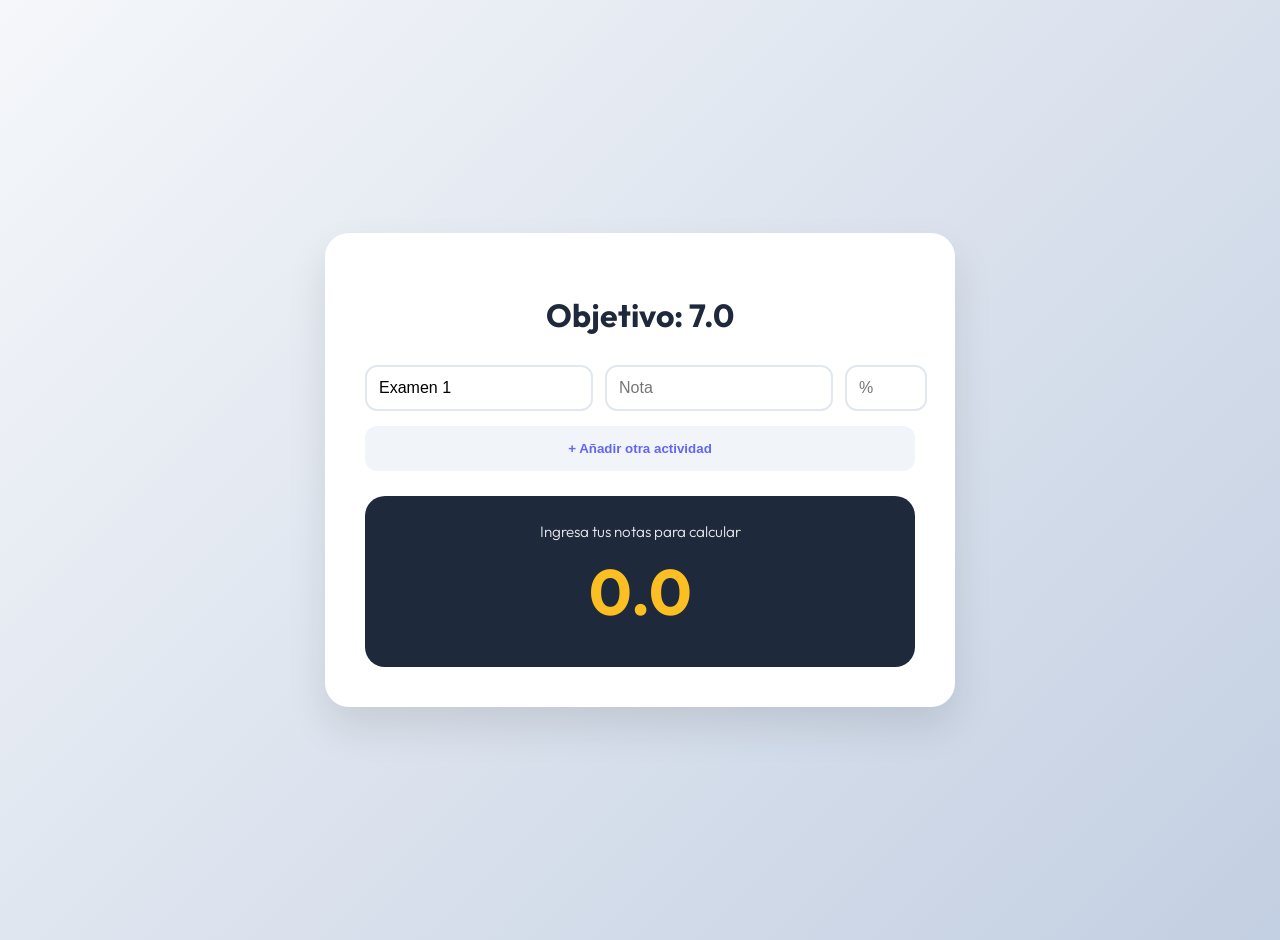
<file: Calculo.html>
<!DOCTYPE html>
<html lang="es">
<head>
    <meta charset="UTF-8">
    <meta name="viewport" content="width=device-width, initial-scale=1.0">
    <title>Calculadora de Notas - Meta 7.0</title>
    <link href="https://fonts.googleapis.com/css2?family=Outfit:wght@300;500;700&display=swap" rel="stylesheet">
    <style>
        :root {
            --primary: #6366f1;
            --success: #22c55e;
            --target: #7.0;
        }

        body {
            font-family: 'Outfit', sans-serif;
            background: linear-gradient(135deg, #f5f7fa 0%, #c3cfe2 100%);
            min-height: 100vh;
            display: flex;
            justify-content: center;
            align-items: center;
            padding: 20px;
            margin: 0;
        }

        .calculator-card {
            background: white;
            border-radius: 24px;
            padding: 40px;
            box-shadow: 0 20px 40px rgba(0,0,0,0.1);
            width: 100%;
            max-width: 550px;
        }

        h1 {
            color: #1e293b;
            text-align: center;
            margin-bottom: 30px;
        }

        .row {
            display: grid;
            grid-template-columns: 2fr 1fr 1fr 40px;
            gap: 12px;
            margin-bottom: 15px;
            animation: fadeIn 0.4s ease;
        }

        input {
            padding: 12px;
            border: 2px solid #e2e8f0;
            border-radius: 12px;
            font-size: 1rem;
            transition: all 0.3s;
        }

            input:focus {
                outline: none;
                border-color: var(--primary);
                box-shadow: 0 0 0 4px rgba(99, 102, 241, 0.1);
            }

        .btn-add {
            width: 100%;
            padding: 15px;
            border: none;
            background: #f1f5f9;
            color: var(--primary);
            font-weight: 700;
            border-radius: 12px;
            cursor: pointer;
            margin-bottom: 25px;
            transition: background 0.3s;
        }

            .btn-add:hover {
                background: #e2e8f0;
            }

        .result-box {
            background: #1e293b;
            color: white;
            padding: 25px;
            border-radius: 20px;
            text-align: center;
        }

        .score-big {
            font-size: 4rem;
            font-weight: 700;
            display: block;
            margin: 10px 0;
            color: #fbbf24;
        }

        .status-msg {
            font-size: 0.95rem;
            font-weight: 300;
            opacity: 0.9;
        }

        .approved {
            color: var(--success) !important;
        }

        @keyframes fadeIn {
            from {
                opacity: 0;
                transform: translateY(10px);
            }

            to {
                opacity: 1;
                transform: translateY(0);
            }
        }
    </style>
</head>
<body>

    <div class="calculator-card">
        <h1>Objetivo: 7.0</h1>

        <div id="rows-container">
            <div class="row">
                <input type="text" placeholder="Actividad" value="Examen 1">
                <input type="number" placeholder="Nota" class="nota" step="0.1" min="0">
                <input type="number" placeholder="%" class="peso" min="0" max="100">
                <div style="width: 40px"></div>
            </div>
        </div>

        <button class="btn-add" onclick="addRow()">+ Añadir otra actividad</button>

        <div class="result-box">
            <span class="status-msg" id="status-text">Ingresa tus notas para calcular</span>
            <span class="score-big" id="final-score">0.0</span>
            <div id="needed-text"></div>
        </div>
    </div>

    <script>
        function addRow() {
            const container = document.getElementById('rows-container');
            const div = document.createElement('div');
            div.className = 'row';
            div.innerHTML = `
                <input type="text" placeholder="Actividad">
                <input type="number" placeholder="Nota" class="nota" step="0.1" min="0">
                <input type="number" placeholder="%" class="peso" min="0" max="100">
                <button onclick="this.parentElement.remove(); update();" style="border:none; background:none; cursor:pointer; font-size:1.2rem; color:#94a3b8">×</button>
            `;
            container.appendChild(div);
        }

        function update() {
            const notas = document.querySelectorAll('.nota');
            const pesos = document.querySelectorAll('.peso');
            let totalScore = 0;
            let totalWeight = 0;

            for (let i = 0; i < notas.length; i++) {
                const n = parseFloat(notas[i].value) || 0;
                const p = parseFloat(pesos[i].value) || 0;
                totalScore += (n * p) / 100;
                totalWeight += p;
            }

            const scoreElement = document.getElementById('final-score');
            const statusElement = document.getElementById('status-text');
            const neededElement = document.getElementById('needed-text');

            scoreElement.innerText = totalScore.toFixed(2);

            
            if (totalScore >= 7) {
                scoreElement.classList.add('approved');
                statusElement.innerText = "¡FELICIDADES, APROBADO!";
            } else {
                scoreElement.classList.remove('approved');
                statusElement.innerText = "AÚN NO LLEGAS AL 7.0";
            }

            
            const remainingWeight = 100 - totalWeight;
            if (remainingWeight > 0) {
                const required = ((7 - totalScore) * 100) / remainingWeight;
                if (required <= 0) {
                    neededElement.innerText = "Ya aseguraste el 7.0";
                } else if (required > 10) {
                    neededElement.innerText = "Necesitas más de un 10 en lo que falta (Imposible)";
                } else {
                    neededElement.innerText = `Necesitas promedio de ${required.toFixed(2)} en el ${remainingWeight}% restante.`;
                }
            } else {
                neededElement.innerText = totalScore >= 7 ? "Curso completado con éxito" : "Curso finalizado por debajo de la meta";
            }
        }

        document.getElementById('rows-container').addEventListener('input', update);
    </script>

</body>
</html>
</file>
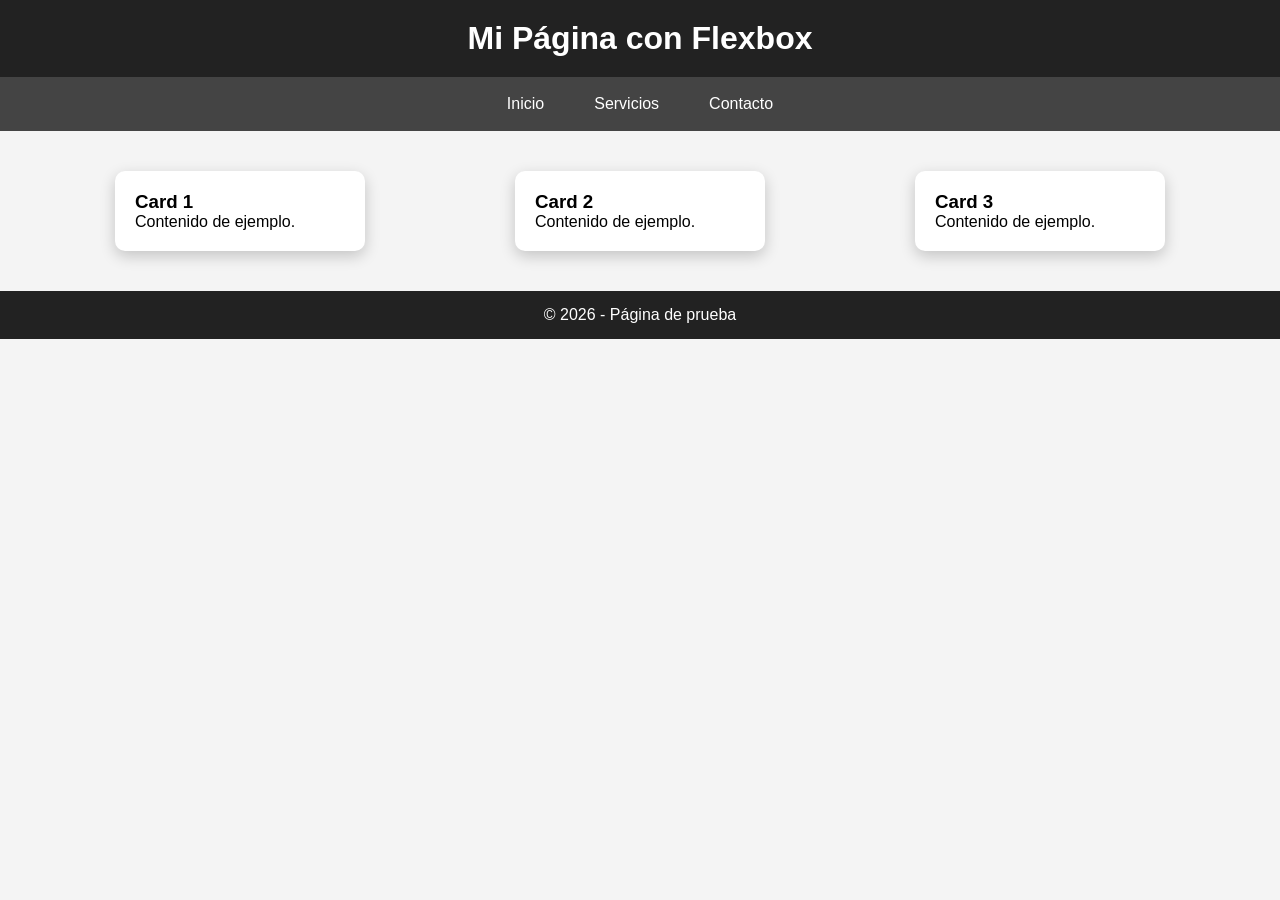
<file: FeedBox.html>
<!DOCTYPE html>
<html lang="es">
<head>
    <meta charset="UTF-8">
    <title>Pagina Flexbox</title>
    <style>
        *{
            margin:0;
            padding:0;
            box-sizing:border-box;
            font-family: Arial, sans-serif;
        }

        body{
            background-color:#f4f4f4;
        }

        header{
            background-color:#222;
            color:white;
            padding:20px;
            text-align:center;
        }

        nav{
            display:flex;
            justify-content:center;
            gap:20px;
            background:#444;
            padding:10px;
        }

        nav a{
            color:white;
            text-decoration:none;
            padding:8px 15px;
            transition:0.3s;
        }

        nav a:hover{
            background:white;
            color:black;
            border-radius:5px;
        }

        .contenedor{
            display:flex;
            justify-content:space-around;
            padding:40px;
        }

        .card{
            background:white;
            padding:20px;
            width:250px;
            border-radius:10px;
            box-shadow:0 5px 15px rgba(0,0,0,0.2);
            transition:0.3s;
        }

        .card:hover{
            transform:scale(1.05);
        }

        footer{
            background:#222;
            color:white;
            text-align:center;
            padding:15px;
        }
    </style>
</head>
<body>

<header>
    <h1>Mi Página con Flexbox</h1>
</header>

<nav>
    <a href="#">Inicio</a>
    <a href="#">Servicios</a>
    <a href="#">Contacto</a>
</nav>

<section class="contenedor">
    <div class="card">
        <h3>Card 1</h3>
        <p>Contenido de ejemplo.</p>
    </div>
    <div class="card">
        <h3>Card 2</h3>
        <p>Contenido de ejemplo.</p>
    </div>
    <div class="card">
        <h3>Card 3</h3>
        <p>Contenido de ejemplo.</p>
    </div>
</section>

<footer>
    © 2026 - Página de prueba
</footer>

</body>
</html>
</file>
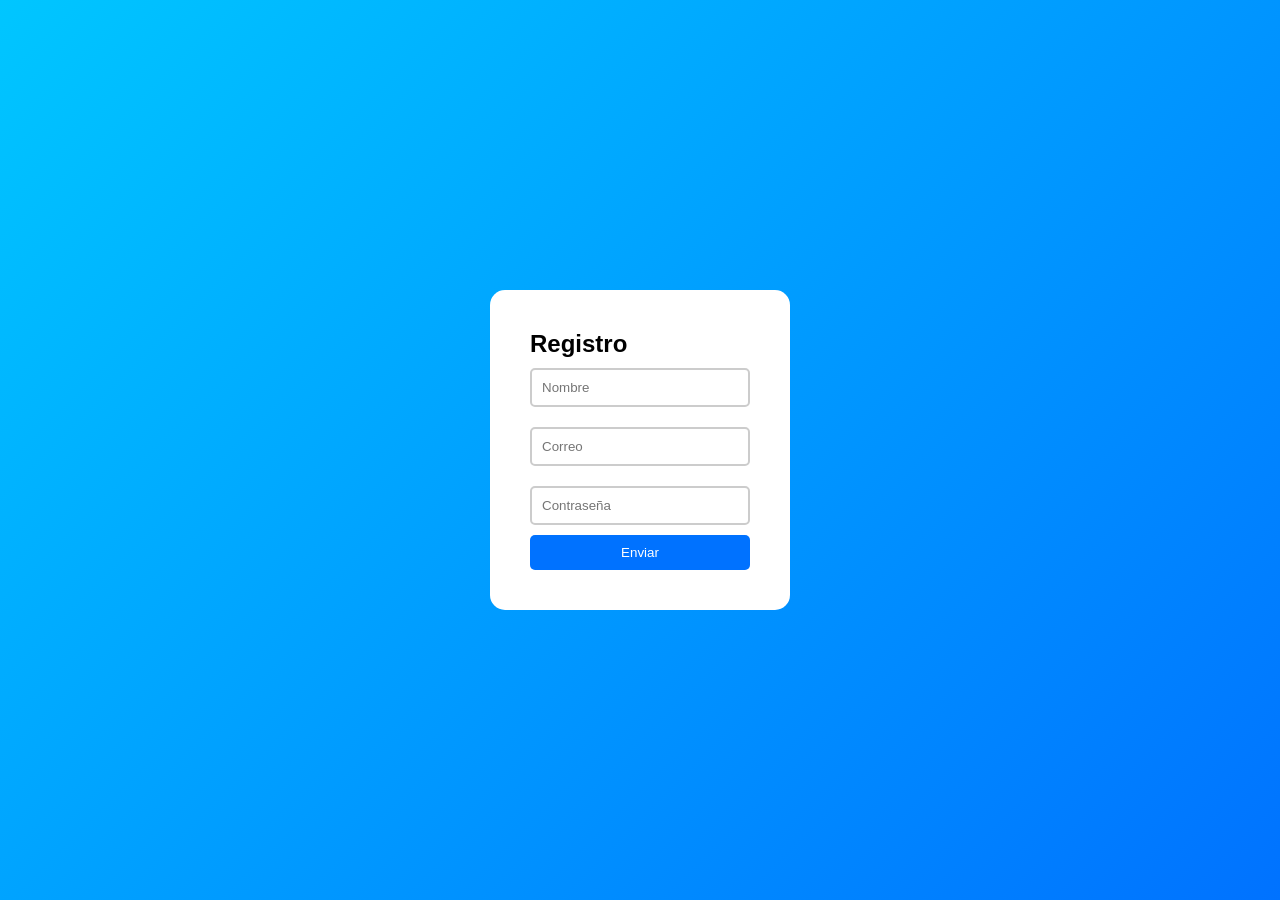
<file: Formulario.html>
<!DOCTYPE html>
<html lang="es">
<head>
<meta charset="UTF-8">
<title>Formulario Animado</title>

<style>
*{
    margin:0;
    padding:0;
    box-sizing:border-box;
    font-family:sans-serif;
}

body{
    display:flex;
    justify-content:center;
    align-items:center;
    height:100vh;
    background:linear-gradient(135deg,#00c6ff,#0072ff);
}

.formulario{
    background:white;
    padding:40px;
    border-radius:15px;
    width:300px;
    animation:entrada 1s ease;
}

@keyframes entrada{
    from{
        opacity:0;
        transform:translateY(-50px);
    }
    to{
        opacity:1;
        transform:translateY(0);
    }
}

input{
    width:100%;
    padding:10px;
    margin:10px 0;
    border:2px solid #ccc;
    border-radius:5px;
    transition:0.3s;
}

input:focus{
    border-color:#0072ff;
    outline:none;
}

button{
    width:100%;
    padding:10px;
    background:#0072ff;
    color:white;
    border:none;
    border-radius:5px;
    cursor:pointer;
    transition:0.3s;
}

button:hover{
    background:#0051b3;
}
</style>
</head>

<body>

<div class="formulario">
    <h2>Registro</h2>
    <input type="text" placeholder="Nombre">
    <input type="email" placeholder="Correo">
    <input type="password" placeholder="Contraseña">
    <button>Enviar</button>
</div>

</body>
</html>
</file>
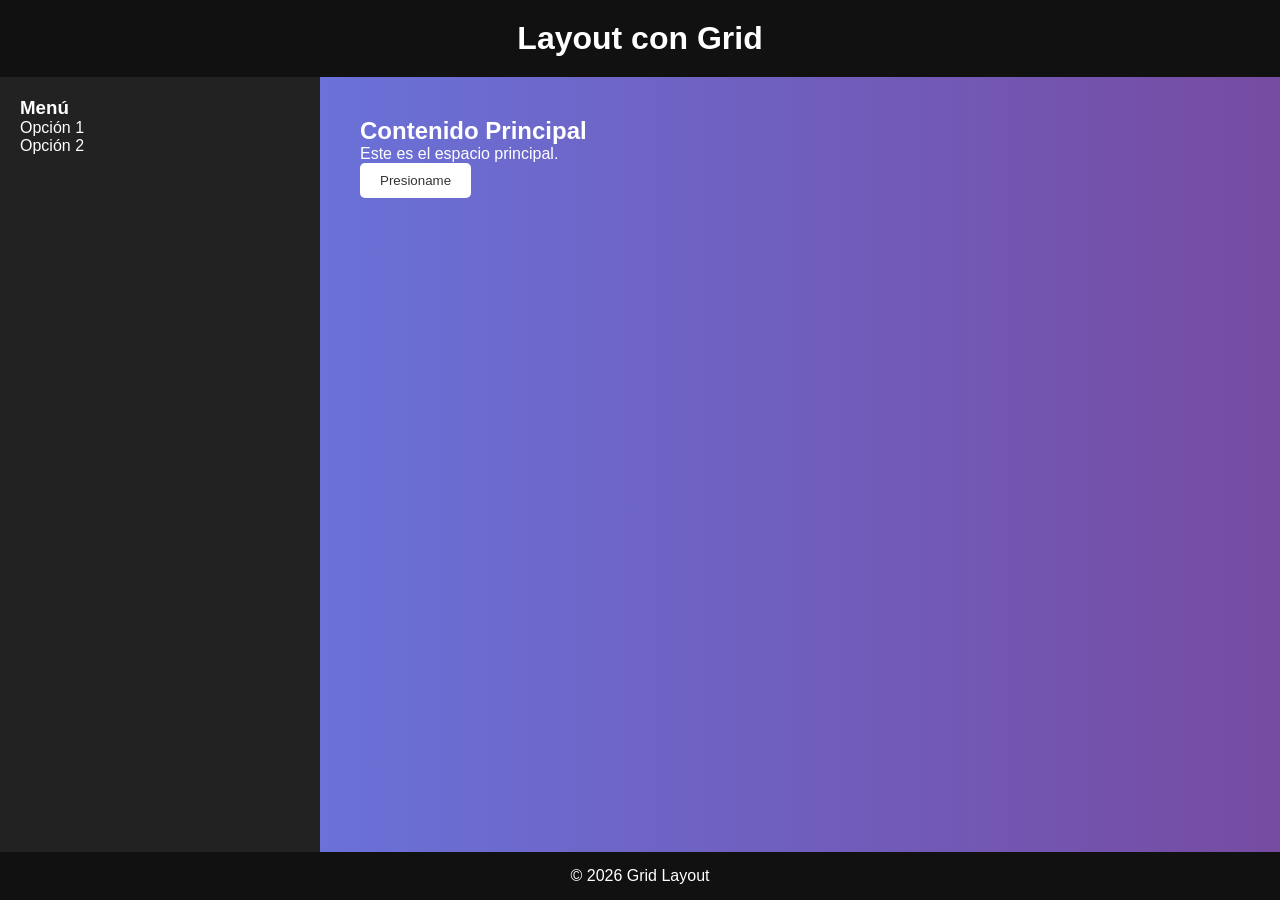
<file: Grid.html>
<!DOCTYPE html>
<html lang="es">
<head>
<meta charset="UTF-8">
<title>Pagina Grid</title>

<style>
*{
    margin:0;
    padding:0;
    box-sizing:border-box;
    font-family:sans-serif;
}

body{
    background:linear-gradient(to right, #667eea, #764ba2);
    color:white;
}

.grid-container{
    display:grid;
    grid-template-columns:1fr 3fr;
    grid-template-rows:auto 1fr auto;
    height:100vh;
}

header{
    grid-column:1/3;
    background:#111;
    padding:20px;
    text-align:center;
}

aside{
    background:#222;
    padding:20px;
}

main{
    padding:40px;
}

footer{
    grid-column:1/3;
    background:#111;
    text-align:center;
    padding:15px;
}

button{
    padding:10px 20px;
    border:none;
    border-radius:5px;
    background:white;
    color:#333;
    cursor:pointer;
    transition:0.3s;
}

button:hover{
    background:black;
    color:white;
}
</style>
</head>

<body>

<div class="grid-container">
    <header>
        <h1>Layout con Grid</h1>
    </header>

    <aside>
        <h3>Menú</h3>
        <p>Opción 1</p>
        <p>Opción 2</p>
    </aside>

    <main>
        <h2>Contenido Principal</h2>
        <p>Este es el espacio principal.</p>
        <button>Presioname</button>
    </main>

    <footer>
        © 2026 Grid Layout
    </footer>
</div>

</body>
</html>
</file>
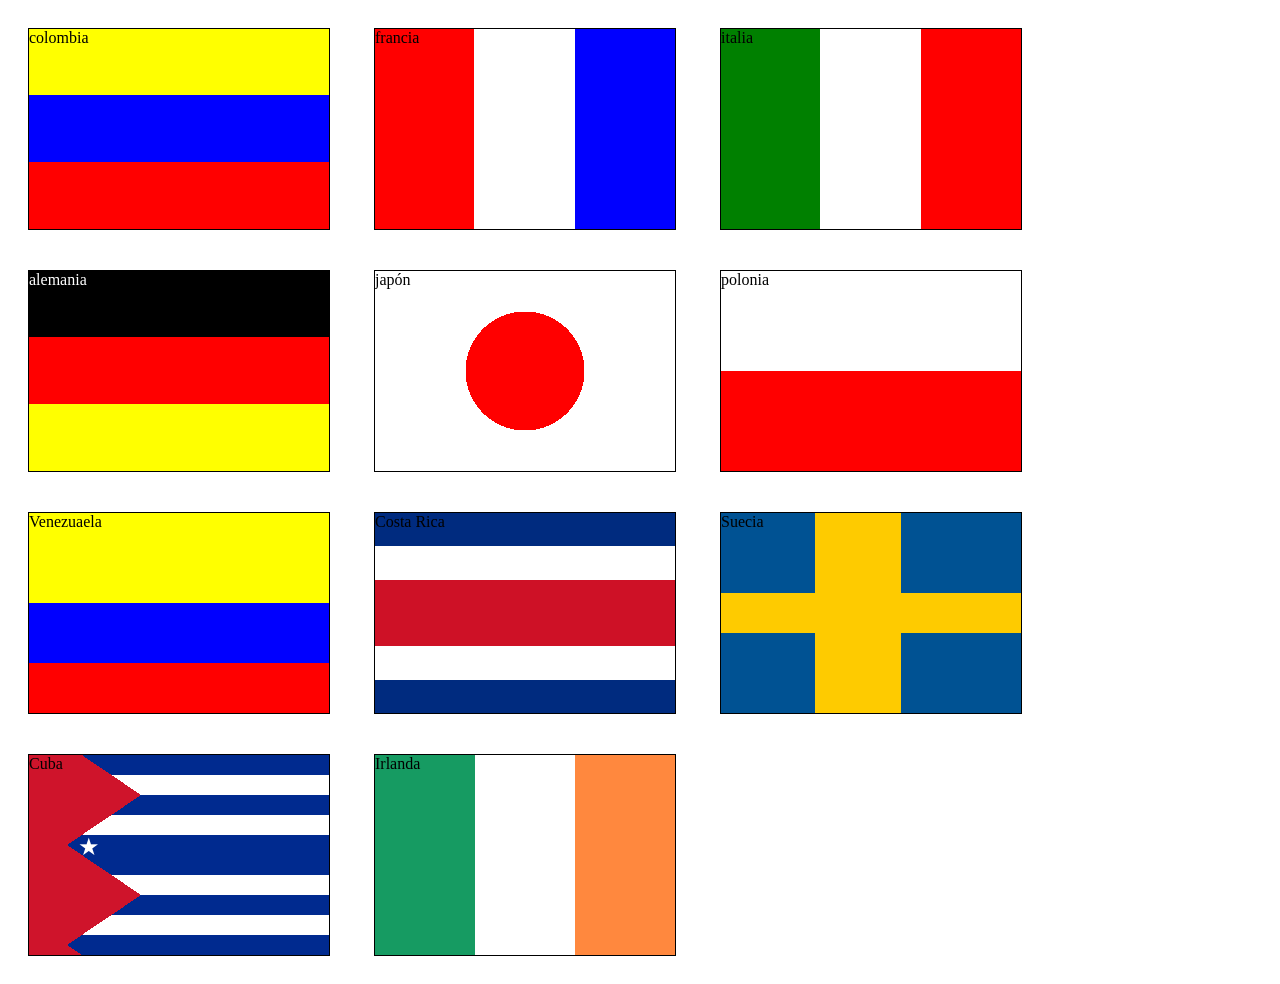
<file: main.html>
<!DOCTYPE html>
<html lang="en">
<head>
    <meta charset="UTF-8">
    <meta name="viewport" content="width=device-width, initial-scale=1.0">
    <title>Document</title>
   <!-- <link rel="stylesheet" href="style.css"> -->
<style>

div{width:300px;height:200px;margin:20px;
	display:inline-block;
	border:1px solid #000;
}
.colombia{
	background-image:linear-gradient(yellow 33%, blue 33%, blue 66.66%, red 66.66%);
}

.francia{
	background-image:linear-gradient(90deg,red 33%, white 33%, white 66.66%, blue 66.66%);
}

.italia{
	background-image:linear-gradient(90deg, green 33%, white 33%, white 66.66%, red 66.66%);
}

.alemania{
	background-image:linear-gradient(black 33%, red 33%, red 66.66%, yellow 66.66%);
	color:#fff;
}

.japon{
	background-image:radial-gradient(circle, red 33%, white 33%, white);
}

.polonia{
	background-image:linear-gradient(white 50%, red 50%, red);
}

.venezuela{
	background-image:linear-gradient(yellow 45%, blue 40%, blue 75%, red 44.44%);
}

.costa-rica {
  background: linear-gradient(
    to bottom,
    #002b7f 16.67%, /* azul */
    #ffffff 16.67% 33.33%, /* blanco */
    #ce1126 33.33% 66.67%, /* rojo */
    #ffffff 66.67% 83.33%, /* blanco */
    #002b7f 83.33% /* azul */
  );
}

/* 🇸🇪 Suecia */
.suecia {
  background: linear-gradient(
    to right,
    #005293 31.25%,   /* azul */
    #fecb00 31.25% 43.75%, /* amarillo */
    #005293 43.75%
  );
  position: relative;
}
.suecia::before,
.suecia::after {
  content: "";
  position: absolute;
  background: #fecb00;
}
/* Cruz vertical */
.suecia::before {
  left: 40%;
  top: 0;
  width: 20%;
  height: 100%;
}
/* Cruz horizontal */
.suecia::after {
  top: 40%;
  left: 0;
  width: 100%;
  height: 20%;
}

/* 🇨🇺 Cuba */
.cuba {
  background:
    linear-gradient(146deg, #cf142b 25%, transparent 25%) 0 -60px,
    linear-gradient(34deg, #cf142b 25%, transparent 25%) 0 -60px,
    linear-gradient(
      to bottom,
      #002a8f 20%, #ffffff 20% 40%,
      #002a8f 40% 60%, #ffffff 60% 80%,
      #002a8f 80%
    );
  background-size: 300px 100px;
  position: relative;
}
.cuba::before {
  content: "★";
  color: white;
  font-size: 24px;
  position: absolute;
  top: 46%;
  left: 20%;
  transform: translate(-50%, -50%);
}

/* 🇮🇪 Irlanda */
.irlanda {
  background: linear-gradient(
    to right,
    #169b62 33.33%, /* verde */
    white 33.33% 66.66%, /* blanco */
    #ff883e 66.66% /* naranja */
  );
}




</style>

</head>
<body>

	<div class="colombia">colombia</div>
	<div class="francia">francia</div>
	<div class="italia">italia</div>
	<div class="alemania">alemania</div>
	<div class="japon">japón</div>
	<div class="polonia">polonia</div>
  
  <div class="venezuela">Venezuaela</div>
  <div class="costa-rica">Costa Rica</div>
  <div class="suecia">Suecia</div>
  <div class="cuba">Cuba</div>
   <div class="irlanda">Irlanda</div>
  
</body>
</html>
</file>
<file: style.css>
div{width:300px;height:200px;margin:20px;
	display:inline-block;
	border:1px solid #000;
}
.colombia{
	background-image:linear-gradient(yellow 33%, blue 33%, blue 66.66%, red 66.66%);
}

.francia{
	background-image:linear-gradient(90deg,red 33%, white 33%, white 66.66%, blue 66.66%);
}

.italia{
	background-image:linear-gradient(90deg, green 33%, white 33%, white 66.66%, red 66.66%);
}

.alemania{
	background-image:linear-gradient(black 33%, red 33%, red 66.66%, yellow 66.66%);
	color:#fff;
}

.japon{
	background-image:radial-gradient(circle, red 33%, white 33%, white);
}

.polonia{
	background-image:linear-gradient(white 50%, red 50%, red);
}

.venezuela{
	background-image:linear-gradient(yellow 45%, blue 40%, blue 75%, red 44.44%);
}

.costa-rica {
  background: linear-gradient(
    to bottom,
    #002b7f 16.67%, /* azul */
    #ffffff 16.67% 33.33%, /* blanco */
    #ce1126 33.33% 66.67%, /* rojo */
    #ffffff 66.67% 83.33%, /* blanco */
    #002b7f 83.33% /* azul */
  );
}

/* 🇸🇪 Suecia */
.suecia {
  background: linear-gradient(
    to right,
    #005293 31.25%,   /* azul */
    #fecb00 31.25% 43.75%, /* amarillo */
    #005293 43.75%
  );
  position: relative;
}
.suecia::before,
.suecia::after {
  content: "";
  position: absolute;
  background: #fecb00;
}
/* Cruz vertical */
.suecia::before {
  left: 40%;
  top: 0;
  width: 20%;
  height: 100%;
}
/* Cruz horizontal */
.suecia::after {
  top: 40%;
  left: 0;
  width: 100%;
  height: 20%;
}

/* 🇨🇺 Cuba */
.cuba {
  background:
    linear-gradient(146deg, #cf142b 25%, transparent 25%) 0 -60px,
    linear-gradient(34deg, #cf142b 25%, transparent 25%) 0 -60px,
    linear-gradient(
      to bottom,
      #002a8f 20%, #ffffff 20% 40%,
      #002a8f 40% 60%, #ffffff 60% 80%,
      #002a8f 80%
    );
  background-size: 300px 100px;
  position: relative;
}
.cuba::before {
  content: "★";
  color: white;
  font-size: 24px;
  position: absolute;
  top: 46%;
  left: 20%;
  transform: translate(-50%, -50%);
}

/* 🇮🇪 Irlanda */
.irlanda {
  background: linear-gradient(
    to right,
    #169b62 33.33%, /* verde */
    white 33.33% 66.66%, /* blanco */
    #ff883e 66.66% /* naranja */
  );
}
</file>
